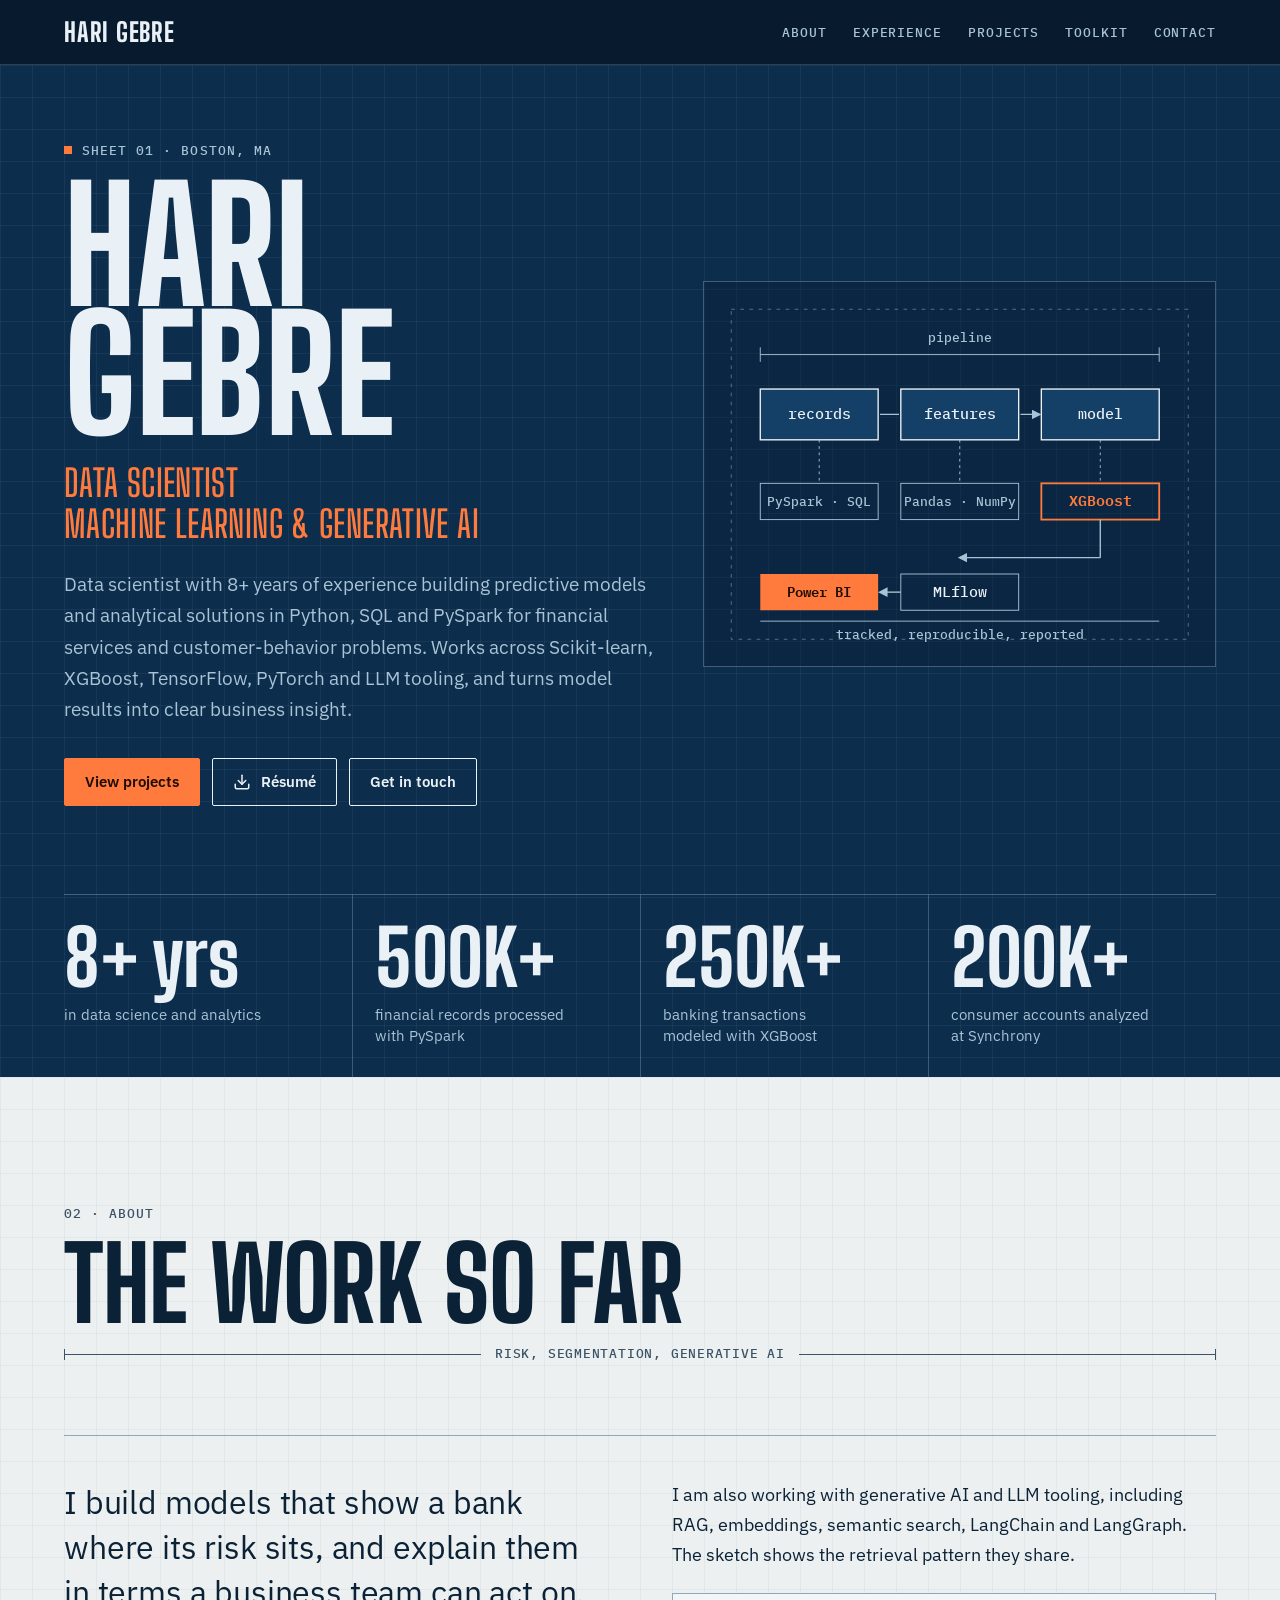
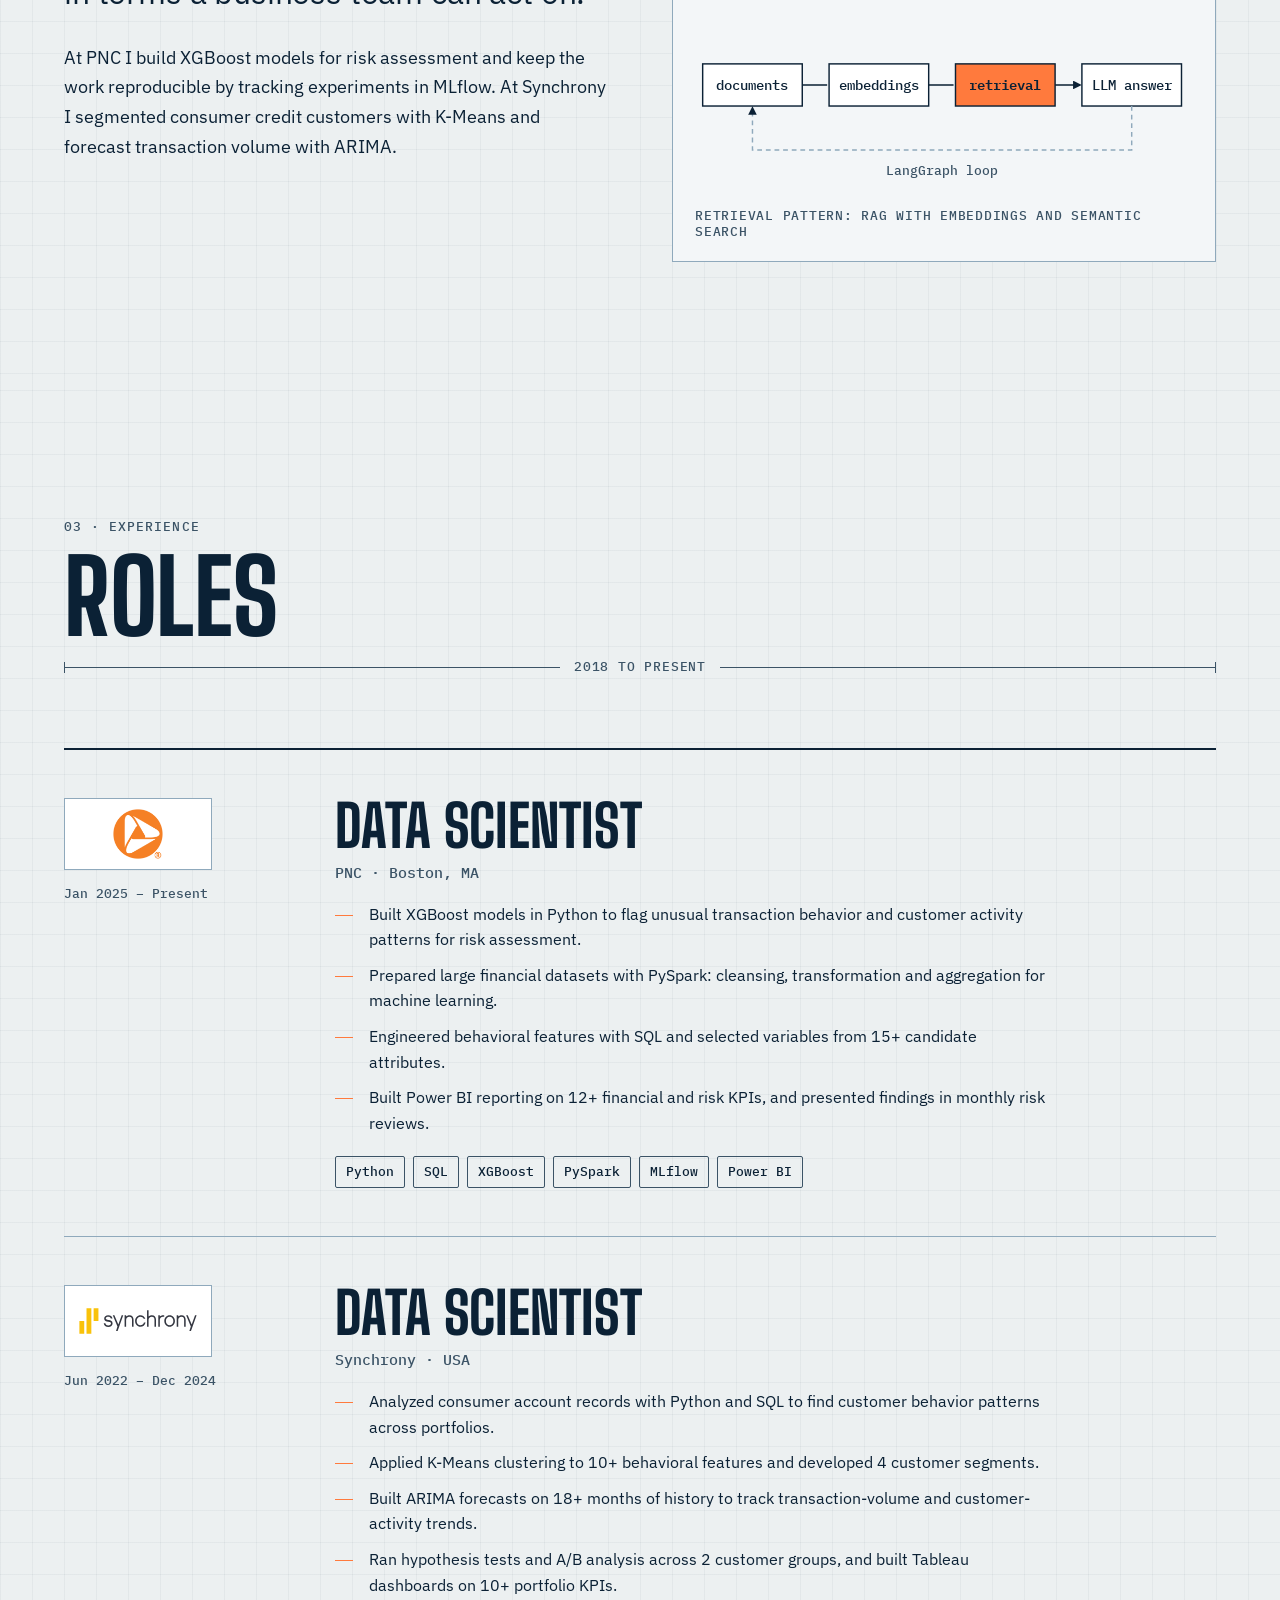
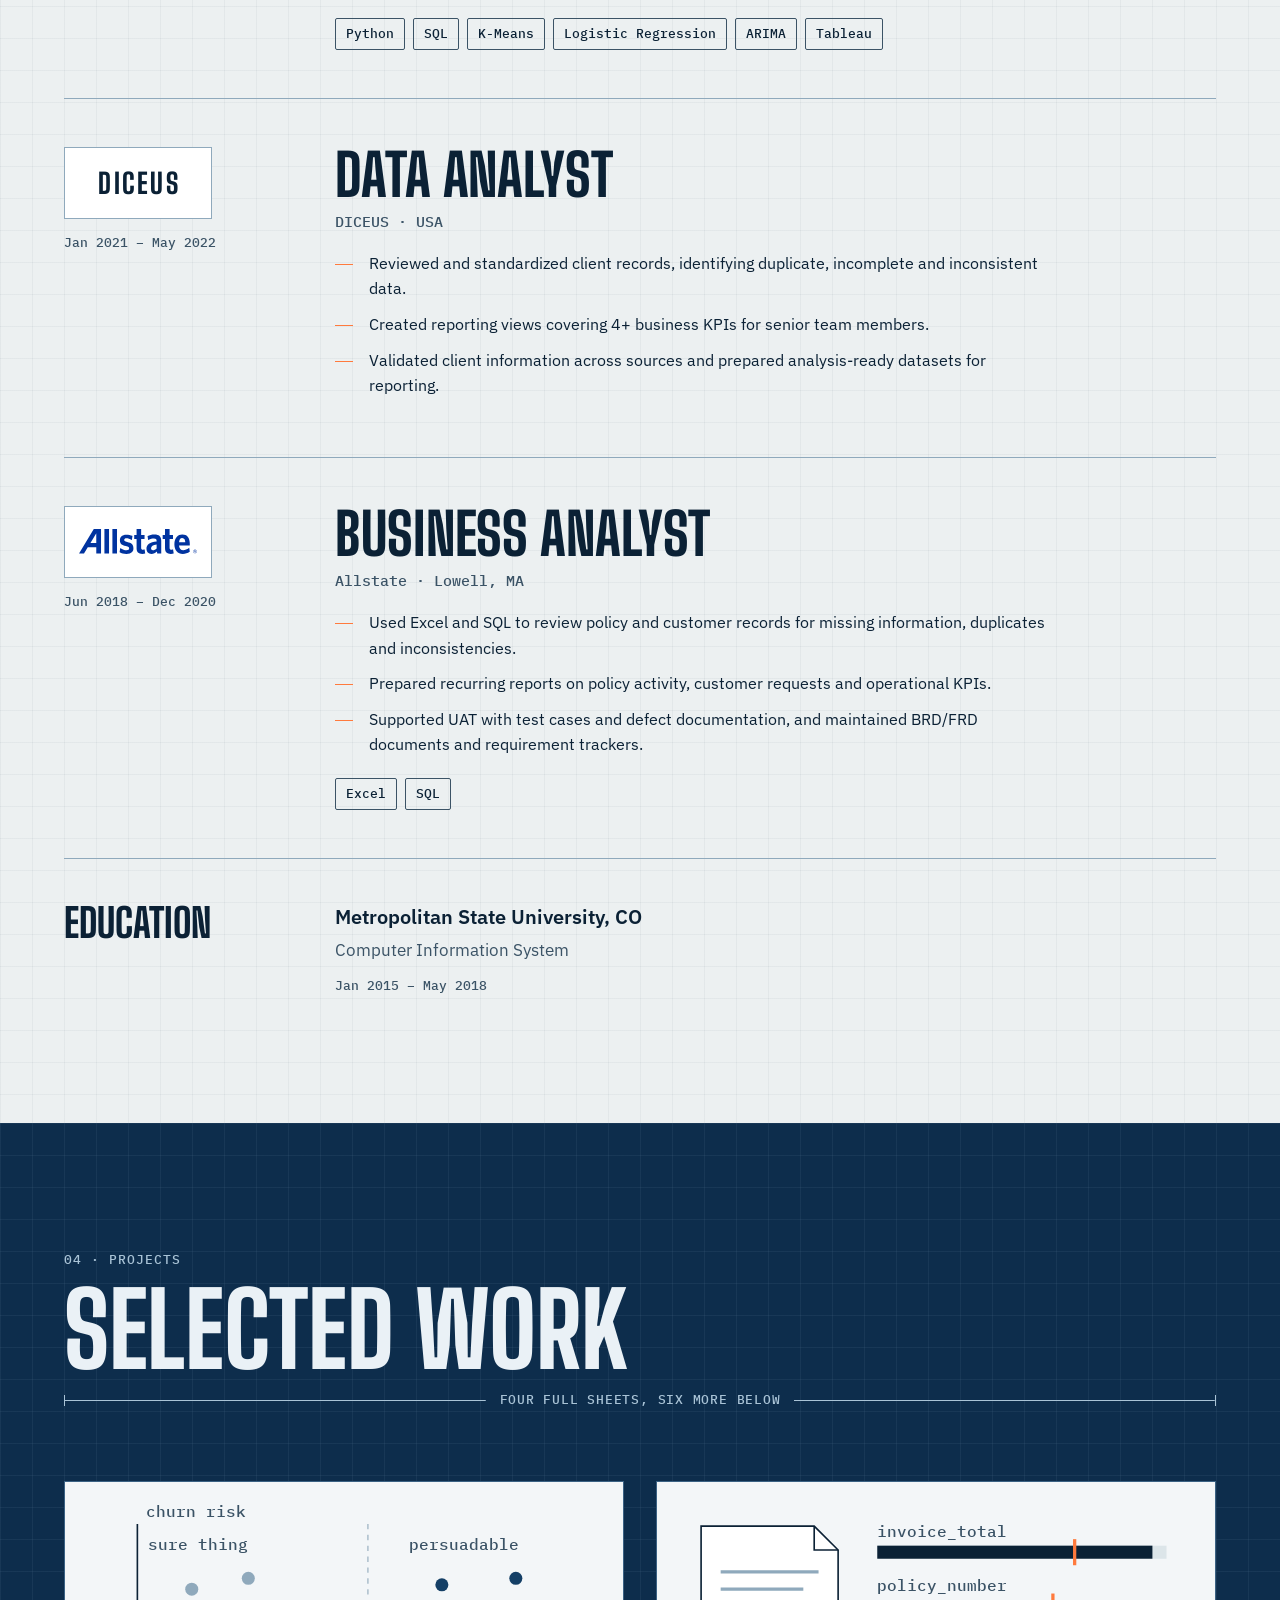
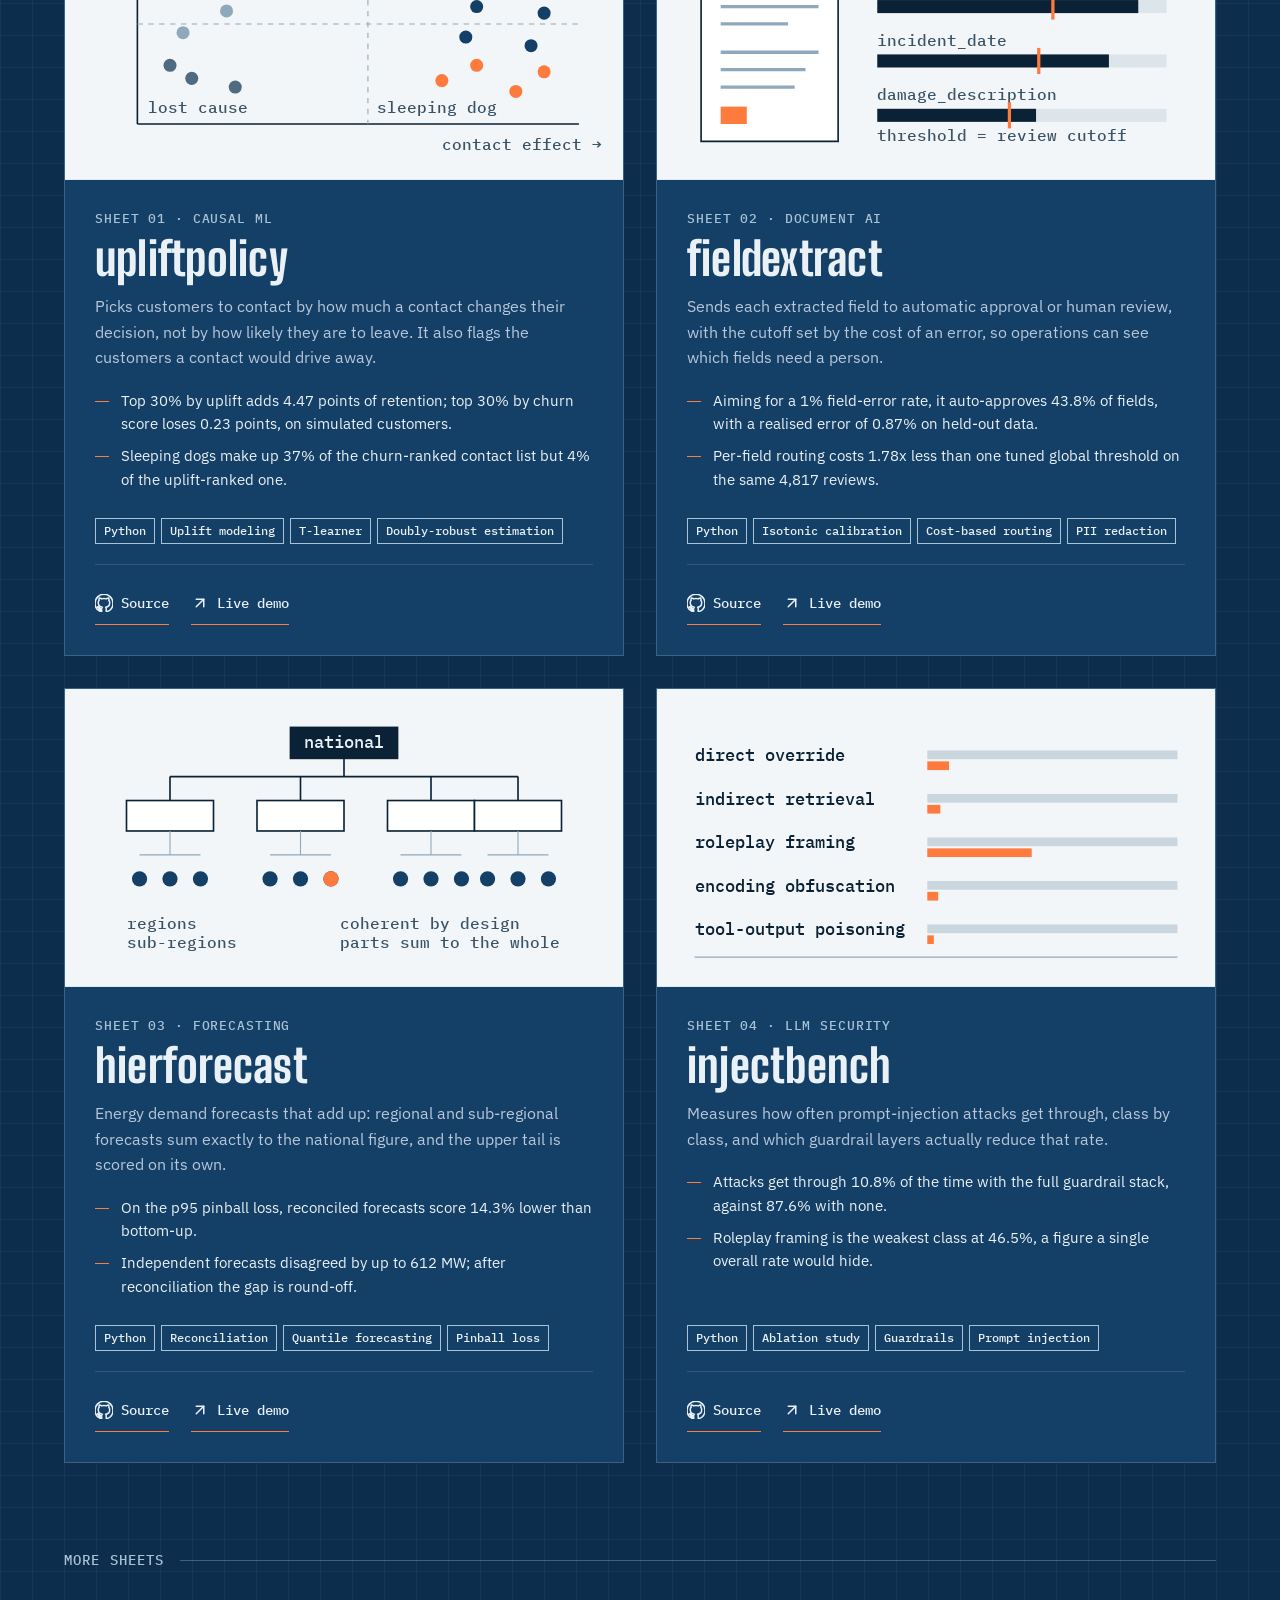
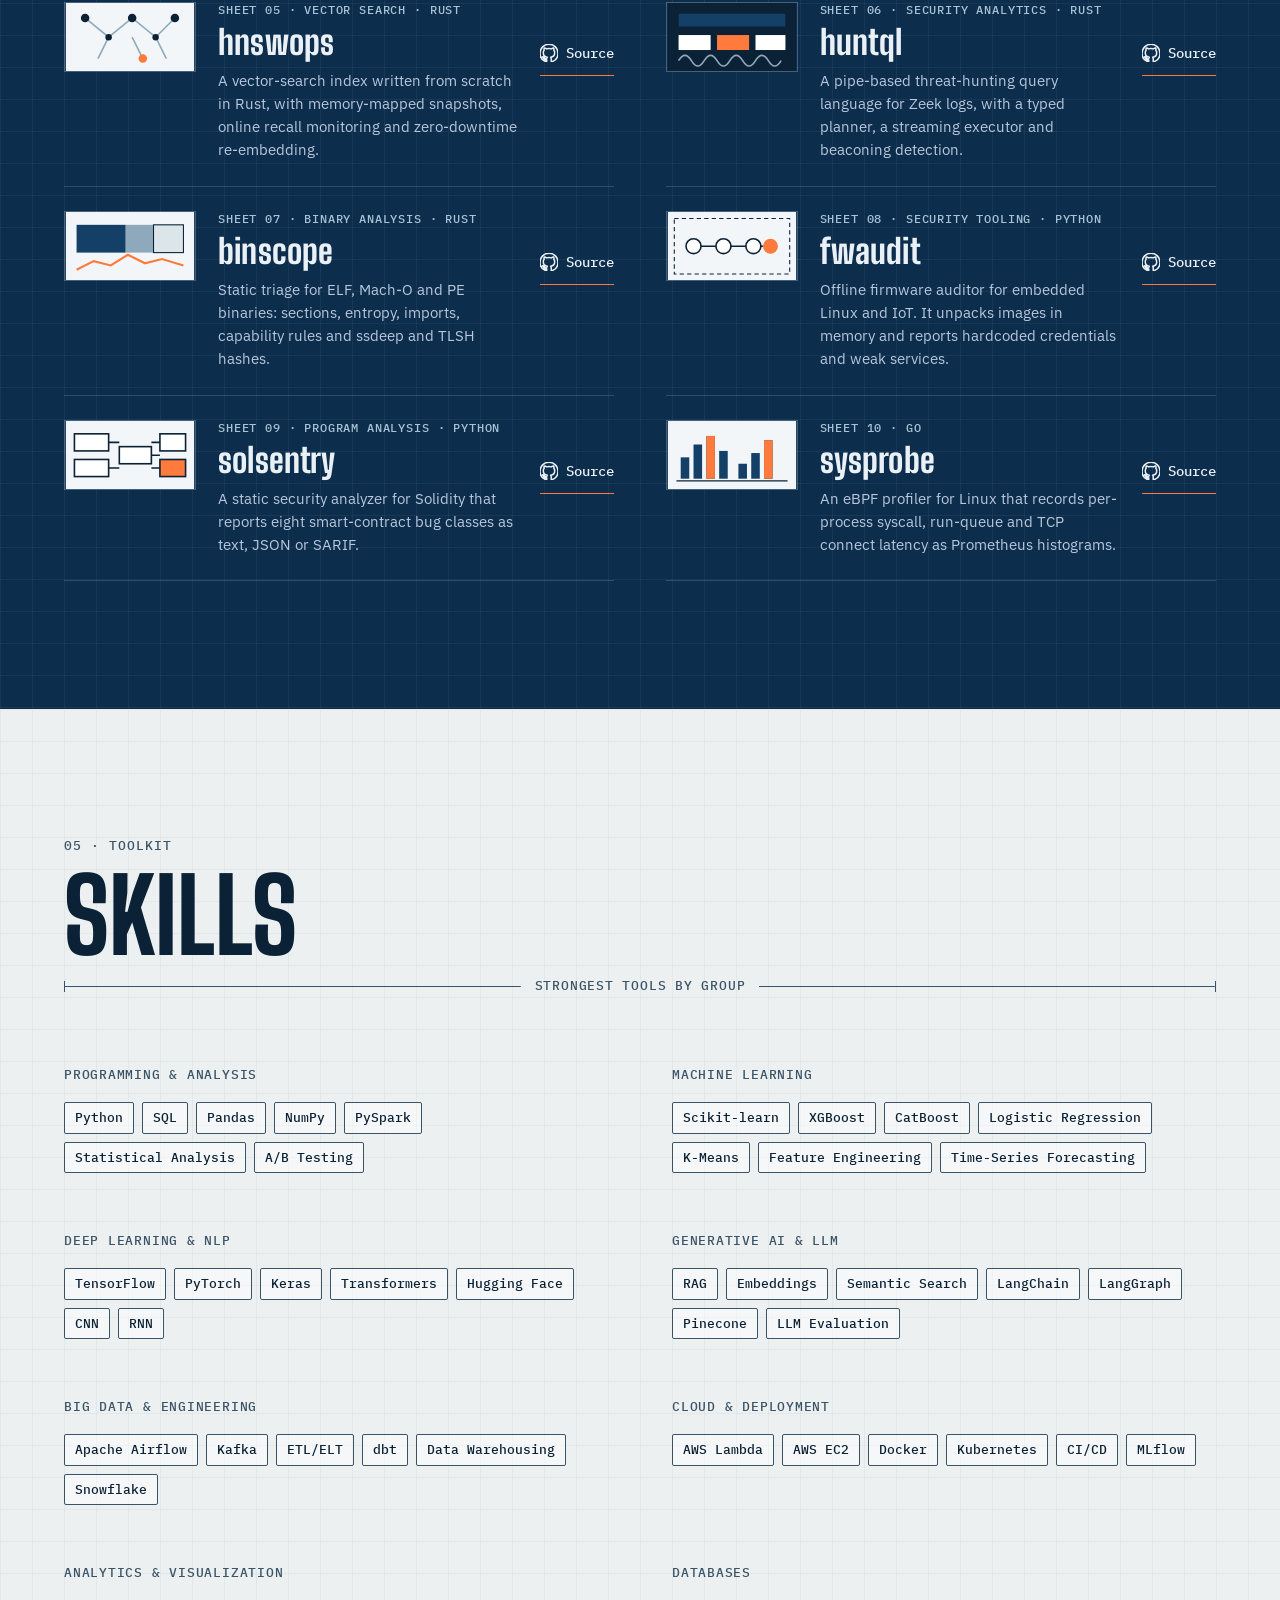
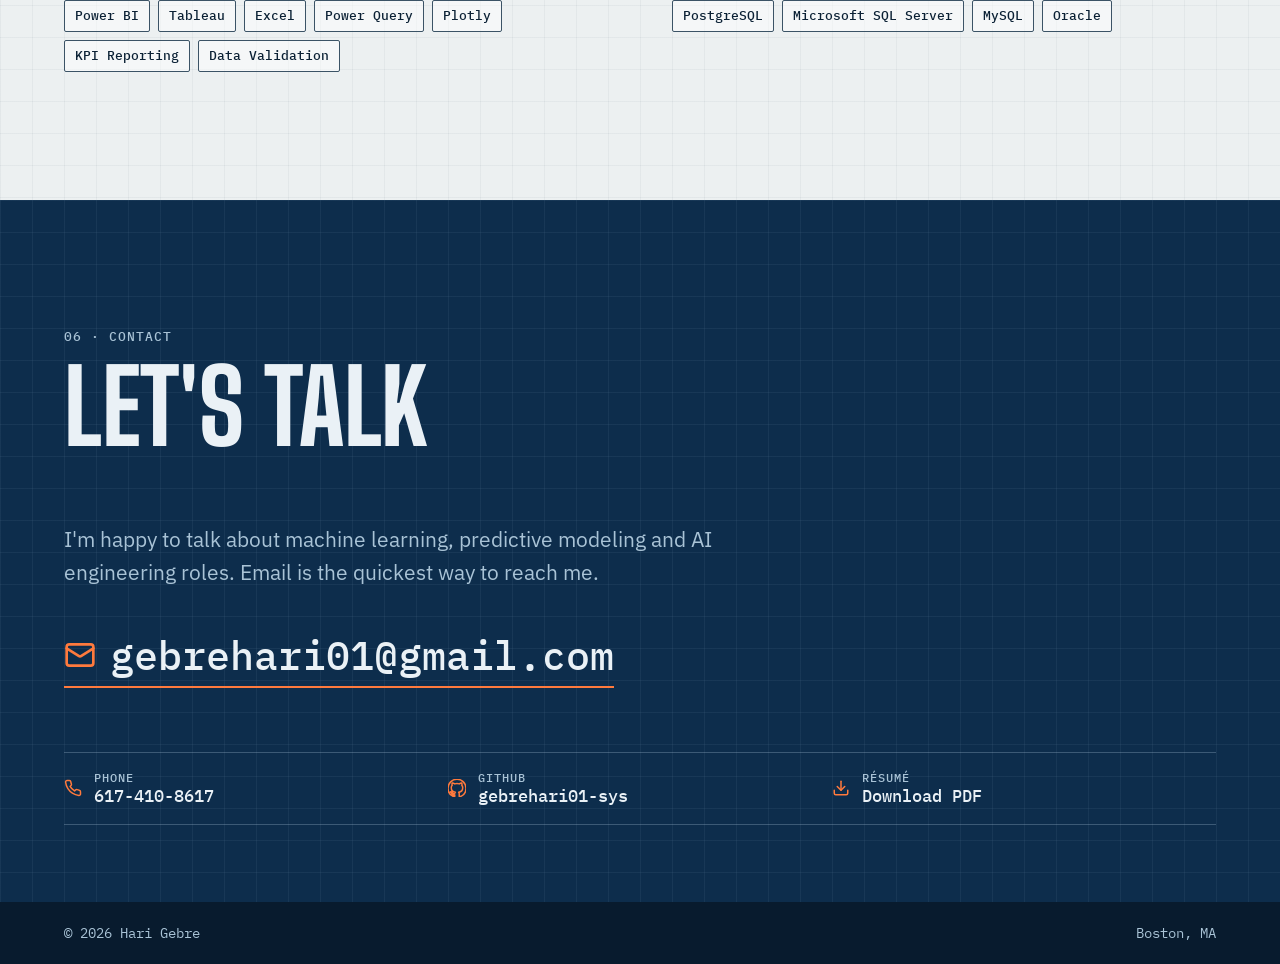
<file: index.html>
<!doctype html>
<html lang="en">
<head>
<meta charset="utf-8">
<meta name="viewport" content="width=device-width, initial-scale=1">
<title>Hari Gebre | Data Scientist</title>
<meta name="description" content="Boston-based data scientist with 8+ years in machine learning, predictive modeling and Python/SQL analytics across banking and consumer credit.">
<link rel="canonical" href="https://gebrehari01-sys.github.io/">
<meta property="og:title" content="Hari Gebre | Data Scientist">
<meta property="og:description" content="Boston-based data scientist with 8+ years in machine learning, predictive modeling and Python/SQL analytics across banking and consumer credit.">
<meta property="og:url" content="https://gebrehari01-sys.github.io/">
<meta property="og:image" content="https://gebrehari01-sys.github.io/assets/images/social-card.png">
<meta property="og:type" content="website">
<meta name="twitter:card" content="summary_large_image">
<meta name="twitter:title" content="Hari Gebre | Data Scientist">
<meta name="twitter:description" content="Boston-based data scientist with 8+ years in machine learning, predictive modeling and Python/SQL analytics across banking and consumer credit.">
<meta name="twitter:image" content="https://gebrehari01-sys.github.io/assets/images/social-card.png">
<link rel="icon" href="favicon.svg" type="image/svg+xml">
<link rel="apple-touch-icon" href="apple-touch-icon.png">
<link rel="preconnect" href="https://fonts.googleapis.com">
<link rel="preconnect" href="https://fonts.gstatic.com" crossorigin>
<link rel="stylesheet" href="https://fonts.googleapis.com/css2?family=Big+Shoulders+Display:wght@600;700;800&family=IBM+Plex+Mono:wght@400;500;600&family=IBM+Plex+Sans:wght@400;500;600;700&display=swap">
<link rel="stylesheet" href="assets/site.css">
<script type="application/ld+json">
{"@context":"https://schema.org","@type":"Person","name":"Hari Gebre","jobTitle":"Data Scientist","url":"https://gebrehari01-sys.github.io/","sameAs":["https://github.com/gebrehari01-sys"],"email":"gebrehari01@gmail.com","telephone":"617-410-8617","address":{"@type":"PostalAddress","addressLocality":"Boston, MA"}}
</script>
</head>
<body>
<svg width="0" height="0" style="position:absolute" aria-hidden="true" focusable="false">
  <symbol id="kit-github" viewBox="0 0 24 24"><path d="M12 .297c-6.63 0-12 5.373-12 12 0 5.303 3.438 9.8 8.205 11.385 .6 .113 .82-.258 .82-.577 0-.285-.01-1.04-.015-2.04-3.338 .724-4.042-1.61-4.042-1.61C4.422 18.07 3.633 17.7 3.633 17.7c-1.087-.744 .084-.729 .084-.729 1.205 .084 1.838 1.236 1.838 1.236 1.07 1.835 2.809 1.305 3.495 .998 .108-.776 .417-1.305 .76-1.605-2.665-.3-5.466-1.332-5.466-5.93 0-1.31 .465-2.38 1.235-3.22-.135-.303-.54-1.523 .105-3.176 0 0 1.005-.322 3.3 1.23 .96-.267 1.98-.399 3-.405 1.02 .006 2.04 .138 3 .405 2.28-1.552 3.285-1.23 3.285-1.23 .645 1.653 .24 2.873 .12 3.176 .765 .84 1.23 1.91 1.23 3.22 0 4.61-2.805 5.625-5.475 5.92 .42 .36 .81 1.096 .81 2.22 0 1.606-.015 2.896-.015 3.286 0 .315 .21 .69 .825 .57C20.565 22.092 24 17.592 24 12.297c0-6.627-5.373-12-12-12"/></symbol>
  <symbol id="kit-mail" viewBox="0 0 24 24"><rect width="20" height="16" x="2" y="4" rx="2"/><path d="m22 7-8.97 5.7a1.94 1.94 0 0 1-2.06 0L2 7"/></symbol>
  <symbol id="kit-phone" viewBox="0 0 24 24"><path d="M22 16.92v3a2 2 0 0 1-2.18 2 19.79 19.79 0 0 1-8.63-3.07 19.5 19.5 0 0 1-6-6 19.79 19.79 0 0 1-3.07-8.67A2 2 0 0 1 4.11 2h3a2 2 0 0 1 2 1.72 12.84 12.84 0 0 0 .7 2.81 2 2 0 0 1-.45 2.11L8.09 9.91a16 16 0 0 0 6 6l1.27-1.27a2 2 0 0 1 2.11-.45 12.84 12.84 0 0 0 2.81.7A2 2 0 0 1 22 16.92z"/></symbol>
  <symbol id="kit-download" viewBox="0 0 24 24"><path d="M21 15v4a2 2 0 0 1-2 2H5a2 2 0 0 1-2-2v-4"/><polyline points="7 10 12 15 17 10"/><line x1="12" x2="12" y1="15" y2="3"/></symbol>
  <symbol id="kit-arrow-up-right" viewBox="0 0 24 24"><path d="M7 7h10v10"/><path d="M7 17 17 7"/></symbol>
</svg>

<a class="skip" href="#main">Skip to content</a>

<header class="top">
  <div class="wrap">
    <a class="brand" href="#top" id="top">Hari Gebre</a>
    <nav aria-label="Primary">
      <ul class="navlinks">
        <li><a href="#about">About</a></li>
        <li><a href="#experience">Experience</a></li>
        <li><a href="#projects">Projects</a></li>
        <li><a href="#skills">Toolkit</a></li>
        <li><a href="#contact">Contact</a></li>
      </ul>
      <details class="menu">
        <summary>Menu</summary>
        <div class="menu-panel">
          <a href="#about">About</a>
          <a href="#experience">Experience</a>
          <a href="#projects">Projects</a>
          <a href="#skills">Toolkit</a>
          <a href="#contact">Contact</a>
        </div>
      </details>
    </nav>
  </div>
</header>

<main id="main">

<!-- HERO -->
<section class="hero band-blue" aria-labelledby="hero-title">
  <div class="wrap">
    <div class="hero-grid">
      <div>
        <p class="kicker"><span class="dot" aria-hidden="true"></span>Sheet 01 · Boston, MA</p>
        <h1 id="hero-title">Hari Gebre</h1>
        <p class="role"><span>Data Scientist</span><span>Machine Learning &amp; Generative AI</span></p>
        <p class="lede">Data scientist with 8+ years of experience building predictive models and analytical solutions in Python, SQL and PySpark for financial services and customer-behavior problems. Works across Scikit-learn, XGBoost, TensorFlow, PyTorch and LLM tooling, and turns model results into clear business insight.</p>
        <div class="ctas">
          <a class="btn btn-primary" href="#projects">View projects</a>
          <a class="btn" href="assets/files/hari-gebre-resume.pdf" download>
            <svg class="ico" aria-hidden="true"><use href="#kit-download"/></svg>Résumé</a>
          <a class="btn" href="#contact">Get in touch</a>
        </div>
      </div>

      <figure class="schematic">
        <svg viewBox="0 0 520 380" role="img" aria-labelledby="schem-title schem-desc">
          <title id="schem-title">Model pipeline</title>
          <desc id="schem-desc">Records move through features and an XGBoost model, tracked in MLflow and reported in Power BI, with PySpark and SQL along the way.</desc>
          <defs>
            <marker id="arr" viewBox="0 0 10 10" refX="8" refY="5" markerWidth="7" markerHeight="7" orient="auto"><path d="M0 0L10 5L0 10z" fill="#A9C3D6"/></marker>
          </defs>
          <rect x="8" y="8" width="504" height="364" fill="none" stroke="#A9C3D6" stroke-dasharray="4 6" opacity=".5"/>
          <path d="M40 58H480M40 50V66M480 50V66" stroke="#A9C3D6"/>
          <text class="sc-s" x="260" y="44" text-anchor="middle">pipeline</text>
          <g fill="#143F66" stroke="#EAF1F6" stroke-width="1.5">
            <rect x="40" y="96" width="130" height="56"/>
            <rect x="195" y="96" width="130" height="56"/>
            <rect x="350" y="96" width="130" height="56"/>
          </g>
          <text class="sc" x="105" y="129" text-anchor="middle">records</text>
          <text class="sc" x="260" y="129" text-anchor="middle">features</text>
          <text class="sc" x="415" y="129" text-anchor="middle">model</text>
          <path d="M172 124H193M327 124H348" stroke="#A9C3D6" stroke-width="1.5" marker-end="url(#arr)"/>
          <path d="M105 152V200M260 152V200M415 152V200" stroke="#A9C3D6" stroke-dasharray="3 4"/>
          <rect x="40" y="200" width="130" height="40" fill="none" stroke="#A9C3D6"/>
          <text class="sc-s" x="105" y="225" text-anchor="middle">PySpark · SQL</text>
          <rect x="195" y="200" width="130" height="40" fill="none" stroke="#A9C3D6"/>
          <text class="sc-s" x="260" y="225" text-anchor="middle">Pandas · NumPy</text>
          <rect x="350" y="200" width="130" height="40" fill="none" stroke="#FF7A3D" stroke-width="2"/>
          <text class="sc-o" x="415" y="225" text-anchor="middle">XGBoost</text>
          <path d="M415 240V282M415 282H260" stroke="#A9C3D6" stroke-width="1.5" marker-end="url(#arr)" fill="none"/>
          <rect x="195" y="300" width="130" height="40" fill="none" stroke="#A9C3D6"/>
          <text class="sc" x="260" y="325" text-anchor="middle">MLflow</text>
          <rect x="40" y="300" width="130" height="40" fill="#FF7A3D"/>
          <text x="105" y="325" text-anchor="middle" style="font:600 15px 'IBM Plex Mono',monospace;fill:#1E0C03">Power BI</text>
          <path d="M195 320H172" stroke="#A9C3D6" stroke-width="1.5" marker-end="url(#arr)"/>
          <path d="M40 352H480" stroke="#A9C3D6"/>
          <text class="sc-s" x="260" y="372" text-anchor="middle">tracked, reproducible, reported</text>
        </svg>
      </figure>
    </div>

    <div class="readouts" role="list">
      <div role="listitem"><strong>8+ yrs</strong><span>in data science and analytics</span></div>
      <div role="listitem"><strong>500K+</strong><span>financial records processed with PySpark</span></div>
      <div role="listitem"><strong>250K+</strong><span>banking transactions modeled with XGBoost</span></div>
      <div role="listitem"><strong>200K+</strong><span>consumer accounts analyzed at Synchrony</span></div>
    </div>
  </div>
</section>

<!-- ABOUT -->
<section id="about" class="band-paper" aria-labelledby="about-title">
  <div class="wrap">
    <div class="sec-head">
      <p class="sec-index">02 · About</p>
      <h2 id="about-title">The work so far</h2>
      <p class="dim"><span>Risk, segmentation, generative AI</span></p>
    </div>
    <div class="about-cols">
      <div class="about-main">
        <p class="lead">I build models that show a bank where its risk sits, and explain them in terms a business team can act on.</p>
        <div class="prose">
          <p>At PNC I build XGBoost models for risk assessment and keep the work reproducible by tracking experiments in MLflow. At Synchrony I segmented consumer credit customers with K-Means and forecast transaction volume with ARIMA.</p>
        </div>
      </div>
      <div class="about-side">
        <div class="prose">
          <p>I am also working with generative AI and LLM tooling, including RAG, embeddings, semantic search, LangChain and LangGraph. The sketch shows the retrieval pattern they share.</p>
        </div>
        <figure class="gen">
          <svg viewBox="0 0 520 186" role="img" aria-labelledby="gen-t gen-d">
            <title id="gen-t">Retrieval flow</title>
            <desc id="gen-d">Documents become embeddings, a retrieval step selects passages, and a language model writes the answer; a dashed LangGraph loop returns from the answer to the documents.</desc>
            <defs><marker id="ar3" viewBox="0 0 10 10" refX="8" refY="5" markerWidth="6" markerHeight="6" orient="auto"><path d="M0 0L10 5L0 10z" fill="#0B2135"/></marker></defs>
            <g fill="#FFF" stroke="#0B2135" stroke-width="1.5"><rect x="8" y="50" width="104" height="44"/><rect x="140" y="50" width="104" height="44"/><rect x="404" y="50" width="104" height="44"/></g>
            <rect x="272" y="50" width="104" height="44" fill="#FF7A3D" stroke="#0B2135" stroke-width="1.5"/>
            <path d="M112 72H138M244 72H270M376 72H402" stroke="#0B2135" stroke-width="1.5" marker-end="url(#ar3)" fill="none"/>
            <path d="M456 94V140H60V96" fill="none" stroke="#8FA9BC" stroke-width="1.5" stroke-dasharray="5 4" marker-end="url(#ar3)"/>
            <g class="ab" text-anchor="middle">
              <text x="60" y="77">documents</text>
              <text x="192" y="77">embeddings</text>
              <text x="324" y="77" style="font-weight:600">retrieval</text>
              <text x="456" y="77">LLM answer</text>
              <text class="sm" x="258" y="166">LangGraph loop</text>
            </g>
          </svg>
          <figcaption class="cap">Retrieval pattern: RAG with embeddings and semantic search</figcaption>
        </figure>
      </div>
    </div>
  </div>
</section>

<!-- EXPERIENCE -->
<section id="experience" class="band-paper" aria-labelledby="exp-title">
  <div class="wrap">
    <div class="sec-head">
      <p class="sec-index">03 · Experience</p>
      <h2 id="exp-title">Roles</h2>
      <p class="dim"><span>2018 to present</span></p>
    </div>
    <ol class="roles">
      <li class="role-item">
        <div>
          <div class="plate"><img src="assets/images/logos/pnc.png" alt="PNC logo" width="160" height="48"></div>
          <time class="when">Jan 2025 – Present</time>
        </div>
        <div>
          <h3>Data Scientist</h3>
          <span class="co">PNC · Boston, MA</span>
          <ul class="bullets">
            <li>Built XGBoost models in Python to flag unusual transaction behavior and customer activity patterns for risk assessment.</li>
            <li>Prepared large financial datasets with PySpark: cleansing, transformation and aggregation for machine learning.</li>
            <li>Engineered behavioral features with SQL and selected variables from 15+ candidate attributes.</li>
            <li>Built Power BI reporting on 12+ financial and risk KPIs, and presented findings in monthly risk reviews.</li>
          </ul>
          <ul class="chips" aria-label="Technologies at PNC"><li>Python</li><li>SQL</li><li>XGBoost</li><li>PySpark</li><li>MLflow</li><li>Power BI</li></ul>
        </div>
      </li>
      <li class="role-item">
        <div>
          <div class="plate"><img src="assets/images/logos/synchrony.svg" alt="Synchrony logo" width="160" height="48"></div>
          <time class="when">Jun 2022 – Dec 2024</time>
        </div>
        <div>
          <h3>Data Scientist</h3>
          <span class="co">Synchrony · USA</span>
          <ul class="bullets">
            <li>Analyzed consumer account records with Python and SQL to find customer behavior patterns across portfolios.</li>
            <li>Applied K-Means clustering to 10+ behavioral features and developed 4 customer segments.</li>
            <li>Built ARIMA forecasts on 18+ months of history to track transaction-volume and customer-activity trends.</li>
            <li>Ran hypothesis tests and A/B analysis across 2 customer groups, and built Tableau dashboards on 10+ portfolio KPIs.</li>
          </ul>
          <ul class="chips" aria-label="Technologies at Synchrony"><li>Python</li><li>SQL</li><li>K-Means</li><li>Logistic Regression</li><li>ARIMA</li><li>Tableau</li></ul>
        </div>
      </li>
      <li class="role-item">
        <div>
          <div class="plate wm"><span>DICEUS</span></div>
          <time class="when">Jan 2021 – May 2022</time>
        </div>
        <div>
          <h3>Data Analyst</h3>
          <span class="co">DICEUS · USA</span>
          <ul class="bullets">
            <li>Reviewed and standardized client records, identifying duplicate, incomplete and inconsistent data.</li>
            <li>Created reporting views covering 4+ business KPIs for senior team members.</li>
            <li>Validated client information across sources and prepared analysis-ready datasets for reporting.</li>
          </ul>
        </div>
      </li>
      <li class="role-item">
        <div>
          <div class="plate"><img src="assets/images/logos/allstate.svg" alt="Allstate logo" width="160" height="48"></div>
          <time class="when">Jun 2018 – Dec 2020</time>
        </div>
        <div>
          <h3>Business Analyst</h3>
          <span class="co">Allstate · Lowell, MA</span>
          <ul class="bullets">
            <li>Used Excel and SQL to review policy and customer records for missing information, duplicates and inconsistencies.</li>
            <li>Prepared recurring reports on policy activity, customer requests and operational KPIs.</li>
            <li>Supported UAT with test cases and defect documentation, and maintained BRD/FRD documents and requirement trackers.</li>
          </ul>
          <ul class="chips" aria-label="Technologies at Allstate"><li>Excel</li><li>SQL</li></ul>
        </div>
      </li>
    </ol>

    <div class="edu">
      <div>
        <h3>Education</h3>
      </div>
      <div>
        <p class="inst">Metropolitan State University, CO</p>
        <p class="field">Computer Information System</p>
        <time class="when">Jan 2015 – May 2018</time>
      </div>
    </div>
  </div>
</section>

<!-- PROJECTS -->
<section id="projects" class="band-blue" aria-labelledby="proj-title">
  <div class="wrap">
    <div class="sec-head">
      <p class="sec-index">04 · Projects</p>
      <h2 id="proj-title">Selected work</h2>
      <p class="dim"><span>Four full sheets, six more below</span></p>
    </div>

    <div class="projects">

      <article class="project" aria-labelledby="p-uplift">
        <div class="viz">
          <svg viewBox="0 0 480 240" role="img" aria-label="Scatter of customers by contact effect and churn risk, in four segments: persuadable, sure thing, lost cause and sleeping dog">
            <path d="M50 206H456M50 206V22" stroke="#0B2135" stroke-width="1.5" fill="none"/>
            <path d="M262 22V206M50 114H456" stroke="#8FA9BC" stroke-dasharray="5 5" fill="none"/>
            <text class="s" x="300" y="46">persuadable</text>
            <text class="s" x="60" y="46">sure thing</text>
            <text class="s" x="60" y="196">lost cause</text>
            <text class="s" x="270" y="196">sleeping dog</text>
            <text class="s" x="330" y="230">contact effect →</text>
            <text class="s" x="58" y="16">churn risk</text>
            <g fill="#143F66"><circle cx="330" cy="78" r="6"/><circle cx="362" cy="98" r="6"/><circle cx="398" cy="72" r="6"/><circle cx="424" cy="104" r="6"/><circle cx="352" cy="126" r="6"/><circle cx="412" cy="134" r="6"/></g>
            <g fill="#8FA9BC"><circle cx="100" cy="82" r="6"/><circle cx="132" cy="102" r="6"/><circle cx="92" cy="122" r="6"/><circle cx="152" cy="72" r="6"/></g>
            <g fill="#4F6B82"><circle cx="100" cy="164" r="6"/><circle cx="140" cy="172" r="6"/><circle cx="80" cy="152" r="6"/></g>
            <g fill="#FF7A3D"><circle cx="330" cy="166" r="6"/><circle cx="362" cy="152" r="6"/><circle cx="398" cy="176" r="6"/><circle cx="424" cy="158" r="6"/></g>
          </svg>
        </div>
        <div class="pbody">
          <p class="pidx">Sheet 01 · Causal ML</p>
          <h3 id="p-uplift">upliftpolicy</h3>
          <p class="pdesc">Picks customers to contact by how much a contact changes their decision, not by how likely they are to leave. It also flags the customers a contact would drive away.</p>
          <ul class="phl">
            <li>Top 30% by uplift adds 4.47 points of retention; top 30% by churn score loses 0.23 points, on simulated customers.</li>
            <li>Sleeping dogs make up 37% of the churn-ranked contact list but 4% of the uplift-ranked one.</li>
          </ul>
          <ul class="ptags" aria-label="Technologies"><li>Python</li><li>Uplift modeling</li><li>T-learner</li><li>Doubly-robust estimation</li></ul>
          <p class="plinks"><a href="https://github.com/gebrehari01-sys/upliftpolicy"><svg class="ico" aria-hidden="true"><use href="#kit-github"/></svg>Source</a><a href="https://gebrehari01-sys.github.io/upliftpolicy/"><svg class="ico" aria-hidden="true"><use href="#kit-arrow-up-right"/></svg>Live demo</a></p>
        </div>
      </article>

      <article class="project" aria-labelledby="p-field">
        <div class="viz">
          <svg viewBox="0 0 480 240" role="img" aria-label="Four document fields, each with a confidence bar and a review threshold; confident fields are approved, the rest go to review">
            <text class="s" x="186" y="34">invoice_total</text>
            <text class="s" x="186" y="84">policy_number</text>
            <text class="s" x="186" y="134">incident_date</text>
            <text class="s" x="186" y="184">damage_description</text>
            <g fill="#DCE5E9"><rect x="186" y="42" width="266" height="12"/><rect x="186" y="92" width="266" height="12"/><rect x="186" y="142" width="266" height="12"/><rect x="186" y="192" width="266" height="12"/></g>
            <g fill="#0B2135"><rect x="186" y="42" width="253" height="12"/><rect x="186" y="92" width="240" height="12"/><rect x="186" y="142" width="213" height="12"/><rect x="186" y="192" width="146" height="12"/></g>
            <g fill="#FF7A3D"><rect x="366" y="36" width="3" height="24"/><rect x="346" y="86" width="3" height="24"/><rect x="333" y="136" width="3" height="24"/><rect x="306" y="186" width="3" height="24"/></g>
            <text class="s" x="186" y="222">threshold = review cutoff</text>
            <path d="M24 24H128L150 46V222H24Z" fill="#FFF" stroke="#0B2135" stroke-width="1.5"/>
            <path d="M128 24V46H150" fill="none" stroke="#0B2135" stroke-width="1.5"/>
            <g stroke="#8FA9BC" stroke-width="3"><path d="M42 66H132M42 82H118M42 98H132M42 114H104"/><path d="M42 140H132M42 156H120M42 172H110"/></g>
            <rect x="42" y="190" width="24" height="16" fill="#FF7A3D"/>
          </svg>
        </div>
        <div class="pbody">
          <p class="pidx">Sheet 02 · Document AI</p>
          <h3 id="p-field">fieldextract</h3>
          <p class="pdesc">Sends each extracted field to automatic approval or human review, with the cutoff set by the cost of an error, so operations can see which fields need a person.</p>
          <ul class="phl">
            <li>Aiming for a 1% field-error rate, it auto-approves 43.8% of fields, with a realised error of 0.87% on held-out data.</li>
            <li>Per-field routing costs 1.78x less than one tuned global threshold on the same 4,817 reviews.</li>
          </ul>
          <ul class="ptags" aria-label="Technologies"><li>Python</li><li>Isotonic calibration</li><li>Cost-based routing</li><li>PII redaction</li></ul>
          <p class="plinks"><a href="https://github.com/gebrehari01-sys/fieldextract"><svg class="ico" aria-hidden="true"><use href="#kit-github"/></svg>Source</a><a href="https://gebrehari01-sys.github.io/fieldextract/"><svg class="ico" aria-hidden="true"><use href="#kit-arrow-up-right"/></svg>Live demo</a></p>
        </div>
      </article>

      <article class="project" aria-labelledby="p-hier">
        <div class="viz">
          <svg viewBox="0 0 480 240" role="img" aria-label="Tree of one national node, four regions and twelve sub-regions, drawn so that the parts add up to the whole">
            <path d="M240 46V64M80 64H400M80 64V86M200 64V86M320 64V86M400 64V86" stroke="#0B2135" stroke-width="1.5" fill="none"/>
            <rect x="190" y="18" width="100" height="30" fill="#0B2135"/>
            <text x="240" y="38" text-anchor="middle" style="fill:#EAF1F6">national</text>
            <g fill="#FFF" stroke="#0B2135" stroke-width="1.5"><rect x="40" y="86" width="80" height="28"/><rect x="160" y="86" width="80" height="28"/><rect x="280" y="86" width="80" height="28"/><rect x="360" y="86" width="80" height="28"/></g>
            <g fill="none" stroke="#8FA9BC"><path d="M80 114V136M200 114V136M320 114V136M400 114V136"/><path d="M80 136H52M80 136H108M200 136H172M200 136H228M320 136H292M320 136H348M400 136H372M400 136H428" stroke-width="1.2"/></g>
            <g fill="#143F66"><circle cx="52" cy="158" r="7"/><circle cx="80" cy="158" r="7"/><circle cx="108" cy="158" r="7"/><circle cx="172" cy="158" r="7"/><circle cx="200" cy="158" r="7"/><circle cx="228" cy="158" r="7"/><circle cx="292" cy="158" r="7"/><circle cx="320" cy="158" r="7"/><circle cx="348" cy="158" r="7"/><circle cx="372" cy="158" r="7"/><circle cx="400" cy="158" r="7"/><circle cx="428" cy="158" r="7"/></g>
            <text class="s" x="40" y="204">regions</text>
            <text class="s" x="40" y="222">sub-regions</text>
            <text class="s" x="236" y="222">parts sum to the whole</text>
            <text x="236" y="204" class="s">coherent by design</text>
            <circle cx="228" cy="158" r="7" fill="#FF7A3D"/>
          </svg>
        </div>
        <div class="pbody">
          <p class="pidx">Sheet 03 · Forecasting</p>
          <h3 id="p-hier">hierforecast</h3>
          <p class="pdesc">Energy demand forecasts that add up: regional and sub-regional forecasts sum exactly to the national figure, and the upper tail is scored on its own.</p>
          <ul class="phl">
            <li>On the p95 pinball loss, reconciled forecasts score 14.3% lower than bottom-up.</li>
            <li>Independent forecasts disagreed by up to 612 MW; after reconciliation the gap is round-off.</li>
          </ul>
          <ul class="ptags" aria-label="Technologies"><li>Python</li><li>Reconciliation</li><li>Quantile forecasting</li><li>Pinball loss</li></ul>
          <p class="plinks"><a href="https://github.com/gebrehari01-sys/hierforecast"><svg class="ico" aria-hidden="true"><use href="#kit-github"/></svg>Source</a><a href="https://gebrehari01-sys.github.io/hierforecast/"><svg class="ico" aria-hidden="true"><use href="#kit-arrow-up-right"/></svg>Live demo</a></p>
        </div>
      </article>

      <article class="project" aria-labelledby="p-inject">
        <div class="viz">
          <svg viewBox="0 0 480 240" role="img" aria-label="Five attack classes, each shown as an undefended bar and a shorter bar with the full guardrail stack">
            <g class="s"><text x="18" y="50">direct override</text><text x="18" y="90">indirect retrieval</text><text x="18" y="130">roleplay framing</text><text x="18" y="170">encoding obfuscation</text><text x="18" y="210">tool-output poisoning</text></g>
            <g fill="#C9D6DE"><rect x="232" y="40" width="230" height="8"/><rect x="232" y="80" width="230" height="8"/><rect x="232" y="120" width="230" height="8"/><rect x="232" y="160" width="230" height="8"/><rect x="232" y="200" width="230" height="8"/></g>
            <g fill="#FF7A3D"><rect x="232" y="50" width="20" height="8"/><rect x="232" y="90" width="12" height="8"/><rect x="232" y="130" width="96" height="8"/><rect x="232" y="170" width="10" height="8"/><rect x="232" y="210" width="6" height="8"/></g>
            <path d="M18 230H462" stroke="#8FA9BC"/>
          </svg>
        </div>
        <div class="pbody">
          <p class="pidx">Sheet 04 · LLM security</p>
          <h3 id="p-inject">injectbench</h3>
          <p class="pdesc">Measures how often prompt-injection attacks get through, class by class, and which guardrail layers actually reduce that rate.</p>
          <ul class="phl">
            <li>Attacks get through 10.8% of the time with the full guardrail stack, against 87.6% with none.</li>
            <li>Roleplay framing is the weakest class at 46.5%, a figure a single overall rate would hide.</li>
          </ul>
          <ul class="ptags" aria-label="Technologies"><li>Python</li><li>Ablation study</li><li>Guardrails</li><li>Prompt injection</li></ul>
          <p class="plinks"><a href="https://github.com/gebrehari01-sys/injectbench"><svg class="ico" aria-hidden="true"><use href="#kit-github"/></svg>Source</a><a href="https://gebrehari01-sys.github.io/injectbench/"><svg class="ico" aria-hidden="true"><use href="#kit-arrow-up-right"/></svg>Live demo</a></p>
        </div>
      </article>

    </div>

    <h3 class="more-title"><span>More sheets</span></h3>
    <ul class="more">

      <li class="mrow">
        <svg class="mthumb" viewBox="0 0 120 64" aria-hidden="true" focusable="false"><rect width="120" height="64" fill="#F3F6F8"/><path d="M18 14 40 32 62 14 84 32 102 14M40 32 30 52M62 32 72 52M84 32 94 52" stroke="#8FA9BC" stroke-width="1.5" fill="none"/><g fill="#0B2135"><circle cx="18" cy="14" r="4"/><circle cx="62" cy="14" r="4"/><circle cx="102" cy="14" r="4"/><circle cx="40" cy="32" r="3"/><circle cx="84" cy="32" r="3"/></g><circle cx="72" cy="52" r="4" fill="#FF7A3D"/></svg>
        <div class="mbody">
          <p class="pidx">Sheet 05 · Vector search · Rust</p>
          <h3 id="p-hnsw">hnswops</h3>
          <p class="mdesc">A vector-search index written from scratch in Rust, with memory-mapped snapshots, online recall monitoring and zero-downtime re-embedding.</p>
        </div>
        <a class="msrc" href="https://github.com/gebrehari01-sys/hnswops"><svg class="ico" aria-hidden="true"><use href="#kit-github"/></svg>Source</a>
      </li>

      <li class="mrow">
        <svg class="mthumb" viewBox="0 0 120 64" aria-hidden="true" focusable="false"><rect width="120" height="64" fill="#0B2135"/><rect x="10" y="10" width="100" height="12" fill="#143F66"/><rect x="10" y="30" width="30" height="14" fill="#FFF"/><rect x="46" y="30" width="30" height="14" fill="#FF7A3D"/><rect x="82" y="30" width="28" height="14" fill="#FFF"/><path d="M10 54Q16 44 22 54T34 54T46 54T58 54T70 54T82 54T94 54T106 54" fill="none" stroke="#8FA9BC" stroke-width="1.5"/></svg>
        <div class="mbody">
          <p class="pidx">Sheet 06 · Security analytics · Rust</p>
          <h3 id="p-hunt">huntql</h3>
          <p class="mdesc">A pipe-based threat-hunting query language for Zeek logs, with a typed planner, a streaming executor and beaconing detection.</p>
        </div>
        <a class="msrc" href="https://github.com/gebrehari01-sys/huntql"><svg class="ico" aria-hidden="true"><use href="#kit-github"/></svg>Source</a>
      </li>

      <li class="mrow">
        <svg class="mthumb" viewBox="0 0 120 64" aria-hidden="true" focusable="false"><rect width="120" height="64" fill="#F3F6F8"/><rect x="10" y="12" width="46" height="26" fill="#143F66"/><rect x="56" y="12" width="26" height="26" fill="#8FA9BC"/><rect x="82" y="12" width="28" height="26" fill="#DCE5E9" stroke="#0B2135"/><path d="M10 54L26 46L42 50L58 40L74 48L90 44L110 50" fill="none" stroke="#FF7A3D" stroke-width="2"/></svg>
        <div class="mbody">
          <p class="pidx">Sheet 07 · Binary analysis · Rust</p>
          <h3 id="p-bin">binscope</h3>
          <p class="mdesc">Static triage for ELF, Mach-O and PE binaries: sections, entropy, imports, capability rules and ssdeep and TLSH hashes.</p>
        </div>
        <a class="msrc" href="https://github.com/gebrehari01-sys/binscope"><svg class="ico" aria-hidden="true"><use href="#kit-github"/></svg>Source</a>
      </li>

      <li class="mrow">
        <svg class="mthumb" viewBox="0 0 120 64" aria-hidden="true" focusable="false"><rect width="120" height="64" fill="#F3F6F8"/><rect x="6" y="6" width="108" height="52" fill="none" stroke="#0B2135" stroke-dasharray="4 3"/><path d="M24 32H96" stroke="#0B2135" stroke-width="1.5"/><g fill="#FFF" stroke="#0B2135" stroke-width="1.5"><circle cx="24" cy="32" r="7"/><circle cx="52" cy="32" r="7"/><circle cx="80" cy="32" r="7"/></g><circle cx="96" cy="32" r="7" fill="#FF7A3D"/></svg>
        <div class="mbody">
          <p class="pidx">Sheet 08 · Security tooling · Python</p>
          <h3 id="p-fw">fwaudit</h3>
          <p class="mdesc">Offline firmware auditor for embedded Linux and IoT. It unpacks images in memory and reports hardcoded credentials and weak services.</p>
        </div>
        <a class="msrc" href="https://github.com/gebrehari01-sys/fwaudit"><svg class="ico" aria-hidden="true"><use href="#kit-github"/></svg>Source</a>
      </li>

      <li class="mrow">
        <svg class="mthumb" viewBox="0 0 120 64" aria-hidden="true" focusable="false"><rect width="120" height="64" fill="#F3F6F8"/><g fill="#FFF" stroke="#0B2135" stroke-width="1.5"><rect x="8" y="12" width="32" height="16"/><rect x="8" y="36" width="32" height="16"/><rect x="50" y="24" width="30" height="16"/><rect x="88" y="12" width="24" height="16"/></g><rect x="88" y="36" width="24" height="16" fill="#FF7A3D" stroke="#0B2135" stroke-width="1.5"/><path d="M40 20H50M40 44H50M80 32H88M80 20H88M80 44H88" stroke="#0B2135" stroke-width="1.5"/></svg>
        <div class="mbody">
          <p class="pidx">Sheet 09 · Program analysis · Python</p>
          <h3 id="p-sol">solsentry</h3>
          <p class="mdesc">A static security analyzer for Solidity that reports eight smart-contract bug classes as text, JSON or SARIF.</p>
        </div>
        <a class="msrc" href="https://github.com/gebrehari01-sys/solsentry"><svg class="ico" aria-hidden="true"><use href="#kit-github"/></svg>Source</a>
      </li>

      <li class="mrow">
        <svg class="mthumb" viewBox="0 0 120 64" aria-hidden="true" focusable="false"><rect width="120" height="64" fill="#F3F6F8"/><g fill="#143F66"><rect x="12" y="34" width="8" height="20"/><rect x="24" y="22" width="8" height="32"/><rect x="36" y="14" width="8" height="40"/><rect x="48" y="28" width="8" height="26"/><rect x="66" y="40" width="8" height="14"/><rect x="78" y="30" width="8" height="24"/><rect x="90" y="18" width="8" height="36"/></g><rect x="36" y="14" width="8" height="40" fill="#FF7A3D"/><rect x="90" y="18" width="8" height="36" fill="#FF7A3D"/><path d="M8 56H112" stroke="#0B2135"/></svg>
        <div class="mbody">
          <p class="pidx">Sheet 10 · Go</p>
          <h3 id="p-sys">sysprobe</h3>
          <p class="mdesc">An eBPF profiler for Linux that records per-process syscall, run-queue and TCP connect latency as Prometheus histograms.</p>
        </div>
        <a class="msrc" href="https://github.com/gebrehari01-sys/sysprobe"><svg class="ico" aria-hidden="true"><use href="#kit-github"/></svg>Source</a>
      </li>

    </ul>
  </div>
</section>

<!-- TOOLKIT -->
<section id="skills" class="band-paper" aria-labelledby="skills-title">
  <div class="wrap">
    <div class="sec-head">
      <p class="sec-index">05 · Toolkit</p>
      <h2 id="skills-title">Skills</h2>
      <p class="dim"><span>Strongest tools by group</span></p>
    </div>
    <div class="skill-grid">
      <div class="skill-group">
        <h3>Programming &amp; Analysis</h3>
        <ul class="chips" aria-label="Programming and analysis skills"><li>Python</li><li>SQL</li><li>Pandas</li><li>NumPy</li><li>PySpark</li><li>Statistical Analysis</li><li>A/B Testing</li></ul>
      </div>
      <div class="skill-group">
        <h3>Machine Learning</h3>
        <ul class="chips" aria-label="Machine learning skills"><li>Scikit-learn</li><li>XGBoost</li><li>CatBoost</li><li>Logistic Regression</li><li>K-Means</li><li>Feature Engineering</li><li>Time-Series Forecasting</li></ul>
      </div>
      <div class="skill-group">
        <h3>Deep Learning &amp; NLP</h3>
        <ul class="chips" aria-label="Deep learning and NLP skills"><li>TensorFlow</li><li>PyTorch</li><li>Keras</li><li>Transformers</li><li>Hugging Face</li><li>CNN</li><li>RNN</li></ul>
      </div>
      <div class="skill-group">
        <h3>Generative AI &amp; LLM</h3>
        <ul class="chips" aria-label="Generative AI and LLM skills"><li>RAG</li><li>Embeddings</li><li>Semantic Search</li><li>LangChain</li><li>LangGraph</li><li>Pinecone</li><li>LLM Evaluation</li></ul>
      </div>
      <div class="skill-group">
        <h3>Big Data &amp; Engineering</h3>
        <ul class="chips" aria-label="Big data and engineering skills"><li>Apache Airflow</li><li>Kafka</li><li>ETL/ELT</li><li>dbt</li><li>Data Warehousing</li><li>Snowflake</li></ul>
      </div>
      <div class="skill-group">
        <h3>Cloud &amp; Deployment</h3>
        <ul class="chips" aria-label="Cloud and deployment skills"><li>AWS Lambda</li><li>AWS EC2</li><li>Docker</li><li>Kubernetes</li><li>CI/CD</li><li>MLflow</li></ul>
      </div>
      <div class="skill-group">
        <h3>Analytics &amp; Visualization</h3>
        <ul class="chips" aria-label="Analytics and visualization skills"><li>Power BI</li><li>Tableau</li><li>Excel</li><li>Power Query</li><li>Plotly</li><li>KPI Reporting</li><li>Data Validation</li></ul>
      </div>
      <div class="skill-group">
        <h3>Databases</h3>
        <ul class="chips" aria-label="Database skills"><li>PostgreSQL</li><li>Microsoft SQL Server</li><li>MySQL</li><li>Oracle</li></ul>
      </div>
    </div>
  </div>
</section>

<!-- CONTACT -->
<section id="contact" class="band-blue" aria-labelledby="contact-title">
  <div class="wrap">
    <div class="sec-head">
      <p class="sec-index">06 · Contact</p>
      <h2 id="contact-title">Let's talk</h2>
    </div>
    <p class="contact-lede">I'm happy to talk about machine learning, predictive modeling and AI engineering roles. Email is the quickest way to reach me.</p>
    <a class="mail" href="mailto:gebrehari01@gmail.com"><svg class="ico" aria-hidden="true"><use href="#kit-mail"/></svg>gebrehari01@gmail.com</a>
    <div class="contact-list">
      <a href="tel:617-410-8617"><svg class="ico" aria-hidden="true"><use href="#kit-phone"/></svg><span><span class="k">Phone</span>617-410-8617</span></a>
      <a href="https://github.com/gebrehari01-sys"><svg class="ico" aria-hidden="true"><use href="#kit-github"/></svg><span><span class="k">GitHub</span>gebrehari01-sys</span></a>
      <a href="assets/files/hari-gebre-resume.pdf" download><svg class="ico" aria-hidden="true"><use href="#kit-download"/></svg><span><span class="k">Résumé</span>Download PDF</span></a>
    </div>
  </div>
</section>

</main>

<footer>
  <div class="wrap">
    <span>© 2026 Hari Gebre</span>
    <span>Boston, MA</span>
  </div>
</footer>
</body>
</html>
</file>
<file: assets/site.css>
/* Hari Gebre — "Drawing sheet": navy blueprint bands on drafting paper */
:root{
  --paper:#ECF0F1;
  --paper-2:#DCE5E9;
  --ink:#0B2135;
  --ink-2:#3B5366;
  --blue:#0D2D4C;
  --blue-2:#143F66;
  --blue-3:#081B2E;
  --chalk:#EAF1F6;
  --chalk-2:#A9C3D6;
  --chalk-3:#B8C7DB;
  --signal:#FF7A3D;
  --signal-ink:#1E0C03;
  --rule:#8FA9BC;
  --f-display:'Big Shoulders Display',Impact,'Arial Narrow',sans-serif;
  --f-text:'IBM Plex Sans',Arial,sans-serif;
  --f-mono:'IBM Plex Mono',ui-monospace,Consolas,monospace;
}
*{box-sizing:border-box}
html{-webkit-text-size-adjust:100%;scroll-behavior:smooth;scroll-padding-top:80px}
body{margin:0;background:var(--paper);color:var(--ink);font:400 17px/1.65 var(--f-text);overflow-wrap:break-word}
img{display:block;max-width:100%;height:auto}
a{color:inherit}
h1,h2,h3,p,ul,dl,dd{margin:0}
ul{padding:0}
:focus-visible{outline:3px solid var(--signal);outline-offset:3px}
.skip{position:absolute;left:16px;top:-60px;background:var(--signal);color:var(--signal-ink);padding:10px 14px;z-index:20;font-weight:600;text-decoration:none}
.skip:focus{top:12px}
.wrap{max-width:1200px;margin:0 auto;padding:0 24px}
.ico{width:18px;height:18px;flex:none;fill:none;stroke:currentColor;stroke-width:2;stroke-linecap:round;stroke-linejoin:round}

/* bands */
.band-blue{background-color:var(--blue);color:var(--chalk);background-image:linear-gradient(rgba(169,195,214,.07) 1px,transparent 1px),linear-gradient(90deg,rgba(169,195,214,.07) 1px,transparent 1px);background-size:32px 32px}
.band-paper{background-image:linear-gradient(rgba(11,33,53,.045) 1px,transparent 1px),linear-gradient(90deg,rgba(11,33,53,.045) 1px,transparent 1px);background-size:32px 32px}
section{padding:clamp(72px,10vw,128px) 0;position:relative}

/* dimension line: the signature device */
.dim{display:flex;align-items:center;gap:14px;font:500 13px/1.3 var(--f-mono);letter-spacing:.06em;text-transform:uppercase;color:var(--ink-2);min-width:0}
.dim::before,.dim::after{content:"";flex:1 1 14px;height:11px;min-width:14px;background:linear-gradient(currentColor,currentColor) center/100% 1px no-repeat}
.dim::before{border-left:1px solid currentColor}
.dim::after{border-right:1px solid currentColor}
.dim>span{min-width:0;text-align:center}
.band-blue .dim{color:var(--chalk-2)}

/* header */
.top{position:sticky;top:0;z-index:10;background:var(--blue-3);color:var(--chalk);border-bottom:1px solid rgba(169,195,214,.22)}
.top .wrap{display:flex;align-items:center;justify-content:space-between;min-height:64px;gap:16px}
.brand{font:800 26px/1 var(--f-display);letter-spacing:.03em;text-transform:uppercase;text-decoration:none;color:var(--chalk)}
.navlinks{display:flex;gap:26px;list-style:none;margin:0;padding:0}
.navlinks a{display:inline-block;padding:20px 0 18px;font:500 13px var(--f-mono);letter-spacing:.07em;text-transform:uppercase;text-decoration:none;color:var(--chalk-2);border-bottom:2px solid transparent}
.navlinks a:hover{color:var(--chalk);border-bottom-color:var(--signal)}
.menu{display:none;position:static}
.menu summary{list-style:none;cursor:pointer;display:flex;align-items:center;min-height:44px;min-width:44px;padding:0 12px;border:1.5px solid var(--chalk-2);font:500 13px var(--f-mono);letter-spacing:.07em;text-transform:uppercase;color:var(--chalk)}
.menu summary::-webkit-details-marker{display:none}
.menu-panel{position:absolute;left:0;right:0;top:100%;background:var(--blue-3);padding:4px 24px 16px;border-top:1px solid rgba(169,195,214,.22);box-shadow:0 18px 30px rgba(8,27,46,.35)}
.menu-panel a{display:flex;align-items:center;min-height:48px;font:500 15px var(--f-mono);text-transform:uppercase;letter-spacing:.06em;text-decoration:none;color:var(--chalk);border-bottom:1px solid rgba(169,195,214,.18)}

/* hero */
.hero{padding:clamp(40px,6vw,88px) 0 0;overflow:hidden}
.hero-grid{display:grid;grid-template-columns:minmax(0,1.15fr) minmax(0,1fr);gap:48px;align-items:center}
.kicker{font:500 13px var(--f-mono);letter-spacing:.08em;text-transform:uppercase;color:var(--chalk-2);display:flex;gap:10px;align-items:center}
.kicker .dot{width:8px;height:8px;background:var(--signal);display:inline-block}
.hero h1{font:800 clamp(66px,12.6vw,158px)/.82 var(--f-display);text-transform:uppercase;margin-top:22px;letter-spacing:-.002em;color:var(--chalk)}
.role{font:600 clamp(24px,2.9vw,38px)/1.12 var(--f-display);color:var(--signal);margin-top:22px;text-transform:uppercase;letter-spacing:.01em}
.role span{display:block}
.lede{font-size:clamp(17px,1.5vw,19px);line-height:1.65;color:var(--chalk-2);max-width:56ch;margin-top:24px}
.ctas{display:flex;flex-wrap:wrap;gap:12px;margin-top:32px}
.btn{display:inline-flex;align-items:center;justify-content:center;gap:10px;min-height:48px;padding:12px 20px;font:600 15px/1.2 var(--f-text);text-decoration:none;border:1.5px solid var(--chalk);color:var(--chalk);border-radius:2px;transition:background-color .2s,color .2s,border-color .2s}
.btn:hover{background:var(--chalk);color:var(--blue-3)}
.btn-primary{background:var(--signal);border-color:var(--signal);color:var(--signal-ink)}
.btn-primary:hover{background:#FFF;border-color:#FFF;color:var(--signal-ink)}
.schematic{margin:0;border:1px solid rgba(169,195,214,.35);padding:clamp(12px,2vw,20px);background:rgba(8,27,46,.35)}
.schematic svg{width:100%;height:auto;display:block}
.sc{font:500 16px var(--f-mono);fill:var(--chalk)}
.sc-s{font:500 14px var(--f-mono);fill:var(--chalk-2)}
.sc-o{font:600 16px var(--f-mono);fill:var(--signal)}

.readouts{display:grid;grid-template-columns:repeat(4,minmax(0,1fr));margin-top:clamp(48px,7vw,88px);border-top:1px solid rgba(169,195,214,.35)}
.readouts>div{padding:26px 22px 30px 0;min-width:0}
.readouts>div+div{padding-left:22px;border-left:1px solid rgba(169,195,214,.25)}
.readouts strong{display:block;font:800 clamp(46px,6vw,84px)/.95 var(--f-display);color:var(--chalk);letter-spacing:-.005em}
.readouts span{display:block;margin-top:10px;font-size:15px;line-height:1.45;color:var(--chalk-2);max-width:22ch}

/* section heads */
.sec-head{display:grid;grid-template-columns:minmax(0,1fr);gap:18px;margin-bottom:clamp(40px,6vw,72px)}
.sec-index{font:500 13px var(--f-mono);letter-spacing:.08em;text-transform:uppercase;color:var(--ink-2)}
.band-blue .sec-index{color:var(--chalk-2)}
h2{font:800 clamp(56px,8vw,112px)/.86 var(--f-display);text-transform:uppercase;letter-spacing:-.003em}

/* about: two balanced columns, lead on the left, sketch on the right */
.about-cols{display:grid;grid-template-columns:minmax(0,1fr) minmax(0,1fr);gap:clamp(32px,5vw,80px);align-items:start;padding-top:clamp(32px,4vw,44px);border-top:1px solid var(--rule)}
.lead{font:400 clamp(22px,2.6vw,32px)/1.4 var(--f-text);letter-spacing:-.005em;max-width:30ch}
.about-main .prose{margin-top:28px}
.prose p{max-width:60ch;font-size:17.5px;line-height:1.7;color:var(--ink)}
.prose p+p{margin-top:1em}
.about-side .prose p{margin-top:0}
.gen{margin:24px 0 0;border:1px solid var(--rule);background:#F3F6F8;padding:clamp(14px,2vw,22px)}
.gen svg{display:block;width:100%;height:auto}
.gen .cap{margin-top:12px;font:500 12.5px var(--f-mono);letter-spacing:.06em;text-transform:uppercase;color:var(--ink-2)}
.ab text{font:500 15px var(--f-mono);fill:var(--ink)}
.ab .sm{font-size:14px;fill:var(--ink-2)}

/* experience */
.roles{list-style:none;padding:0;margin:0;border-top:2px solid var(--ink)}
.role-item{display:grid;grid-template-columns:minmax(0,220px) minmax(0,1fr);gap:clamp(24px,4vw,56px);padding:clamp(32px,4vw,48px) 0;border-bottom:1px solid var(--rule)}
.plate{background:#FFF;border:1px solid var(--rule);width:148px;height:72px;display:flex;align-items:center;justify-content:center;padding:10px 14px}
.plate img{width:100%;height:100%;object-fit:contain}
.plate.wm{font:800 28px/1 var(--f-display);letter-spacing:.08em;text-transform:uppercase;color:var(--ink);padding-left:calc(14px + .08em)}
.when{display:block;margin-top:14px;font:500 13px/1.5 var(--f-mono);color:var(--ink-2)}
.role-item h3{font:800 clamp(38px,4.6vw,58px)/.95 var(--f-display);text-transform:uppercase;letter-spacing:-.002em}
.co{display:block;margin-top:10px;font:500 15px var(--f-mono);color:var(--ink-2)}
.role-desc{margin-top:16px;max-width:70ch;font-size:17px;color:var(--ink)}
.bullets{list-style:none;margin-top:20px}
.bullets li{position:relative;padding-left:34px;margin-bottom:10px;max-width:72ch;font-size:16px;line-height:1.6}
.bullets li::before{content:"";position:absolute;left:0;top:.82em;width:18px;border-top:1.5px solid var(--signal)}
.chips{list-style:none;display:flex;flex-wrap:wrap;gap:8px;margin:0}
.chips li{font:500 13px/1.2 var(--f-mono);padding:7px 10px;border:1px solid var(--ink-2);border-radius:2px}
.role-item .chips{margin-top:20px}

/* education, inside the experience sheet */
.edu{display:grid;grid-template-columns:minmax(0,220px) minmax(0,1fr);gap:clamp(24px,4vw,56px);padding:clamp(32px,4vw,44px) 0 0}
.edu h3{font:800 clamp(30px,3.4vw,40px)/1 var(--f-display);text-transform:uppercase}
.edu .inst{font:600 20px/1.35 var(--f-text)}
.edu .field{margin-top:6px;font-size:17px;color:var(--ink-2)}
.edu .when{margin-top:12px}

/* projects: four full sheets, then a compact index */
.projects{display:grid;grid-template-columns:repeat(2,minmax(0,1fr));gap:clamp(20px,2.6vw,32px)}
.project{background:var(--blue-2);border:1px solid rgba(169,195,214,.26);display:flex;flex-direction:column;min-width:0;transition:border-color .2s}
.project:hover{border-color:var(--signal)}
.viz{background:#F3F6F8;border-bottom:1px solid rgba(169,195,214,.26);padding:clamp(12px,1.6vw,18px)}
.viz svg{display:block;width:100%;height:auto;aspect-ratio:2/1}
.viz text{font:500 16px var(--f-mono);fill:var(--ink)}
.viz .s{font-size:15px;fill:var(--ink-2)}
.pbody{padding:clamp(20px,2.4vw,30px);display:flex;flex-direction:column;flex:1;min-width:0}
.pidx{font:500 12.5px var(--f-mono);letter-spacing:.07em;text-transform:uppercase;color:var(--chalk-2)}
.project h3{font:800 clamp(36px,3.6vw,46px)/1 var(--f-display);margin-top:10px;color:var(--chalk);letter-spacing:.005em}
.pdesc{margin-top:12px;font-size:16px;line-height:1.6;color:var(--chalk-3)}
.phl{list-style:none;margin-top:18px}
.phl li{position:relative;padding-left:26px;margin-bottom:9px;font-size:15px;line-height:1.55;color:var(--chalk)}
.phl li::before{content:"";position:absolute;left:0;top:.8em;width:14px;border-top:1.5px solid var(--signal)}
.ptags{list-style:none;display:flex;flex-wrap:wrap;gap:6px;margin-top:auto;padding-top:18px}
.ptags li{font:500 12px/1.2 var(--f-mono);padding:5px 8px;border:1px solid var(--chalk-2);color:var(--chalk)}
.plinks{display:flex;flex-wrap:wrap;align-items:center;gap:8px 22px;margin-top:20px;padding-top:16px;border-top:1px solid rgba(169,195,214,.2)}
.plinks a,.msrc{display:inline-flex;align-items:center;gap:8px;min-height:44px;font:500 14px var(--f-mono);text-decoration:none;color:var(--chalk);border-bottom:1px solid var(--signal)}
.plinks a:hover,.msrc:hover{color:var(--signal)}

.more-title{display:flex;align-items:center;gap:16px;margin-top:clamp(56px,7vw,88px);font:500 14px/1.3 var(--f-mono);letter-spacing:.08em;text-transform:uppercase;color:var(--chalk-2)}
.more-title::after{content:"";flex:1 1 auto;height:1px;background:rgba(169,195,214,.35)}
.more{list-style:none;margin-top:8px;display:grid;grid-template-columns:repeat(2,minmax(0,1fr));column-gap:clamp(24px,4vw,56px)}
.mrow{display:grid;grid-template-columns:132px minmax(0,1fr) auto;gap:22px;align-items:start;padding:24px 0;border-bottom:1px solid rgba(169,195,214,.22);min-width:0}
.mthumb{display:block;width:132px;height:auto;aspect-ratio:120/64;border:1px solid rgba(169,195,214,.35)}
.mrow h3{font:800 34px/1 var(--f-display);margin-top:8px;color:var(--chalk);letter-spacing:.005em}
.mdesc{margin-top:10px;font-size:15px;line-height:1.55;color:var(--chalk-3)}
.mbody .pidx{font-size:12px}
.msrc{align-self:start;margin-top:30px;white-space:nowrap}

/* skills */
.skill-grid{display:grid;grid-template-columns:repeat(2,minmax(0,1fr));gap:clamp(40px,5vw,60px) clamp(32px,5vw,72px)}
.skill-group h3{font:500 13px/1.3 var(--f-mono);letter-spacing:.06em;text-transform:uppercase;margin-bottom:18px;color:var(--ink-2)}
.skill-group .chips li{background:rgba(255,255,255,.45)}

/* contact */
#contact{padding-bottom:clamp(48px,6vw,80px)}
.contact-lede{font-size:clamp(18px,1.7vw,21px);line-height:1.6;color:var(--chalk-2);max-width:54ch}
.mail{display:inline-flex;align-items:center;gap:14px;margin-top:40px;max-width:100%;font:500 clamp(20px,3.4vw,40px)/1.25 var(--f-mono);color:var(--chalk);text-decoration:none;border-bottom:2px solid var(--signal);padding-bottom:6px;overflow-wrap:anywhere}
.mail:hover{color:var(--signal)}
.mail .ico{width:clamp(22px,2.6vw,32px);height:clamp(22px,2.6vw,32px);color:var(--signal)}
.contact-list{display:grid;grid-template-columns:repeat(auto-fit,minmax(230px,1fr));margin-top:clamp(40px,6vw,64px);border-top:1px solid rgba(169,195,214,.3)}
.contact-list>a{display:flex;align-items:center;gap:12px;min-height:72px;padding:16px 18px 16px 0;text-decoration:none;color:var(--chalk);font:500 17px/1.3 var(--f-mono);border-bottom:1px solid rgba(169,195,214,.3);min-width:0;overflow-wrap:anywhere}
.contact-list>a:hover{color:var(--signal)}
.contact-list .k{display:block;font:500 12px var(--f-mono);letter-spacing:.08em;text-transform:uppercase;color:var(--chalk-2)}
.contact-list .ico{color:var(--signal)}

footer{background:var(--blue-3);color:var(--chalk-2);padding:22px 0;font:400 14px var(--f-mono)}
footer .wrap{display:flex;justify-content:space-between;gap:16px;flex-wrap:wrap}

/* responsive: tablet */
@media (max-width:980px){
  .hero-grid{grid-template-columns:1fr}
  .schematic{max-width:640px}
  .readouts{grid-template-columns:repeat(2,minmax(0,1fr))}
  .readouts>div:nth-child(3){border-left:0;padding-left:0}
  .readouts>div:nth-child(n+3){border-top:1px solid rgba(169,195,214,.25)}
  .mrow{grid-template-columns:110px minmax(0,1fr)}
  .msrc{grid-column:2;margin-top:0}
  .mthumb{width:110px}
}
@media (max-width:820px){
  .navlinks{display:none}
  .menu{display:block}
  .skill-grid{grid-template-columns:1fr}
  .projects{grid-template-columns:1fr}
  .more{grid-template-columns:1fr}
  .role-item,.edu{grid-template-columns:1fr}
  .about-cols{grid-template-columns:1fr}
}

/* responsive: phone, composed for a compact scroll */
@media (max-width:640px){
  .wrap{padding:0 20px}
  section{padding:40px 0}
  .dim::before,.dim::after{display:none}
  .sec-head{margin-bottom:24px;gap:10px}
  h2{font-size:52px}
  .hero{padding-top:28px}
  .hero h1{font-size:clamp(60px,17vw,84px)}
  .role{font-size:23px;margin-top:14px}
  .lede{font-size:16px;line-height:1.55;margin-top:16px}
  .ctas{margin-top:22px;gap:8px}
  .ctas .btn{flex:1 1 auto;min-height:48px;padding:12px 14px;font-size:14px}
  .schematic{padding:6px}
  .readouts{margin-top:28px;grid-template-columns:repeat(2,minmax(0,1fr))}
  .readouts>div{padding:14px 10px 14px 0}
  .readouts>div+div{padding-left:14px}
  .readouts>div:nth-child(3){padding-left:0;border-left:0}
  .readouts>div:nth-child(n+3){border-top:1px solid rgba(169,195,214,.25)}
  .readouts strong{font-size:42px}
  .readouts span{font-size:13.5px;margin-top:4px}
  .lead{font-size:20px;line-height:1.4}
  .about-cols{gap:8px;padding-top:18px}
  .about-main .prose{margin-top:16px}
  .prose p{font-size:16px;line-height:1.6}
  .gen{margin-top:16px;padding:10px}
  .gen .cap{font-size:11.5px}
  .role-item{gap:12px;padding:22px 0}
  .plate{width:124px;height:58px;padding:8px 10px}
  .plate.wm{font-size:22px;padding-left:calc(10px + .08em)}
  .when{margin-top:8px}
  .role-item h3{font-size:40px}
  .co{margin-top:6px;font-size:14px}
  .role-desc{font-size:15.5px;margin-top:10px;line-height:1.55}
  .bullets{margin-top:12px}
  .bullets li{font-size:15px;line-height:1.5;padding-left:24px;margin-bottom:6px}
  .bullets li::before{width:14px}
  .role-item .chips{margin-top:10px;gap:6px}
  .chips li{font-size:12px;padding:4px 7px}
  .edu{padding-top:24px;gap:10px}
  .edu h3{font-size:32px}
  .edu .inst{font-size:17px}
  .projects{gap:14px}
  .viz{padding:8px}
  .viz svg{aspect-ratio:auto;height:150px;width:100%}
  .pbody{padding:14px 18px 16px}
  .project h3{font-size:34px;margin-top:6px}
  .pdesc{font-size:14.5px;line-height:1.5;margin-top:8px}
  .phl{margin-top:10px}
  .phl li{font-size:14px;line-height:1.45;padding-left:22px;margin-bottom:5px}
  .ptags{padding-top:12px;gap:5px}
  .ptags li{font-size:11.5px;padding:4px 6px}
  .plinks{margin-top:12px;padding-top:8px;gap:2px 18px}
  .more-title{margin-top:44px}
  .more{margin-top:4px}
  .mrow{grid-template-columns:92px minmax(0,1fr);gap:4px 14px;padding:16px 0}
  .mthumb{width:92px}
  .mrow h3{font-size:30px;margin-top:4px}
  .mdesc{font-size:14px;margin-top:6px;line-height:1.5}
  .msrc{grid-column:2;margin-top:4px;min-height:44px}
  .mbody .pidx{font-size:11px}
  .skill-grid{gap:20px;grid-template-columns:minmax(0,1fr)}
  .skill-group{min-width:0}
  .skill-group h3{margin-bottom:10px;font-size:12px}
  .skill-group .chips{gap:6px}
  .skill-group .chips li{font:500 12.5px/1.2 var(--f-mono);padding:6px 8px}
  .pidx{font-size:11.5px;letter-spacing:.05em}
  .contact-lede{font-size:17px}
  .mail{font-size:20px;margin-top:24px}
  .contact-list{margin-top:28px}
  .contact-list>a{min-height:60px}
  .schematic{display:none}
  .role-item{padding:20px 0 18px}
  .role-item>div:first-child{display:flex;flex-wrap:wrap;align-items:center;gap:8px 14px}
  .role-item>div:first-child .when{margin-top:0}
  .role-item .co{margin-top:4px}
  .role-item h3{margin-top:4px}
  .viz svg{height:132px}
  .project h3{font-size:32px}
  .pdesc{margin-top:6px}
  .phl{margin-top:8px}
  .skill-group .chips{gap:4px 16px}
  .skill-group .chips li{background:none;border:0;padding:0;font-size:14px;color:var(--ink)}
  .skill-group{padding-bottom:0}
  .skill-grid{gap:18px}
  .more-title{margin-top:36px}
  section{padding:34px 0}
  .sec-head{margin-bottom:20px}
  .role-item .chips,.skill-group .chips{gap:0 0;display:block}
  .role-item .chips li,.skill-group .chips li{display:inline;background:none;border:0;padding:0;font:500 13px/1.7 var(--f-mono);color:var(--ink);white-space:nowrap}
  .role-item .chips li::after,.skill-group .chips li::after{content:"/";padding:0 10px;color:var(--rule)}
  .role-item .chips li:last-child::after,.skill-group .chips li:last-child::after{content:none}
  .role-item .chips{margin-top:10px}
  .skill-group .chips li{font-size:14px}
  .role-item h3{font-size:36px}
  .bullets li{font-size:14.5px;line-height:1.45;margin-bottom:5px}
  .viz svg{height:116px}
  .mbody .pidx{font-size:11px;letter-spacing:.03em}
  .ptags li{font-size:11px}
  .edu{gap:6px;grid-template-columns:minmax(0,1fr)}
  .edu h3{font-size:28px}
  .role-item{grid-template-columns:minmax(0,1fr)}
  .role-item>div{min-width:0}
  .role-item{padding:16px 0 14px}
  .pbody{padding:12px 16px 14px}
  .more-title{margin-top:32px}
  .mrow{padding:12px 0;row-gap:2px}
  .mthumb{grid-column:1;grid-row:1}
  .mbody{grid-column:2;grid-row:1 / span 2}
  .msrc{grid-column:1;grid-row:2;min-height:40px;margin-top:0;align-self:start;font-size:13px;gap:6px;white-space:normal}
  .msrc{padding-right:0}
  .ctas{gap:8px}
  .ctas .btn{flex:1 1 auto;padding:12px 10px;font-size:14px;gap:8px}
  .skill-grid{gap:14px}
  .skill-group h3{margin-bottom:6px}
  .mdesc{margin-top:4px}
  .mrow h3{margin-top:2px}
  .mbody .pidx{letter-spacing:0}
  .readouts{margin-top:24px}
  .readouts>div{padding:12px 10px 12px 0}
  .readouts>div+div{padding-left:14px}
  .about-cols{padding-top:14px}
  .gen{margin-top:12px}
  .lead{font-size:19px}
  section{padding:30px 0}
}
@media (prefers-reduced-motion:reduce){
  html{scroll-behavior:auto}
  *,*::before,*::after{transition:none!important;animation:none!important}
}
</file>
